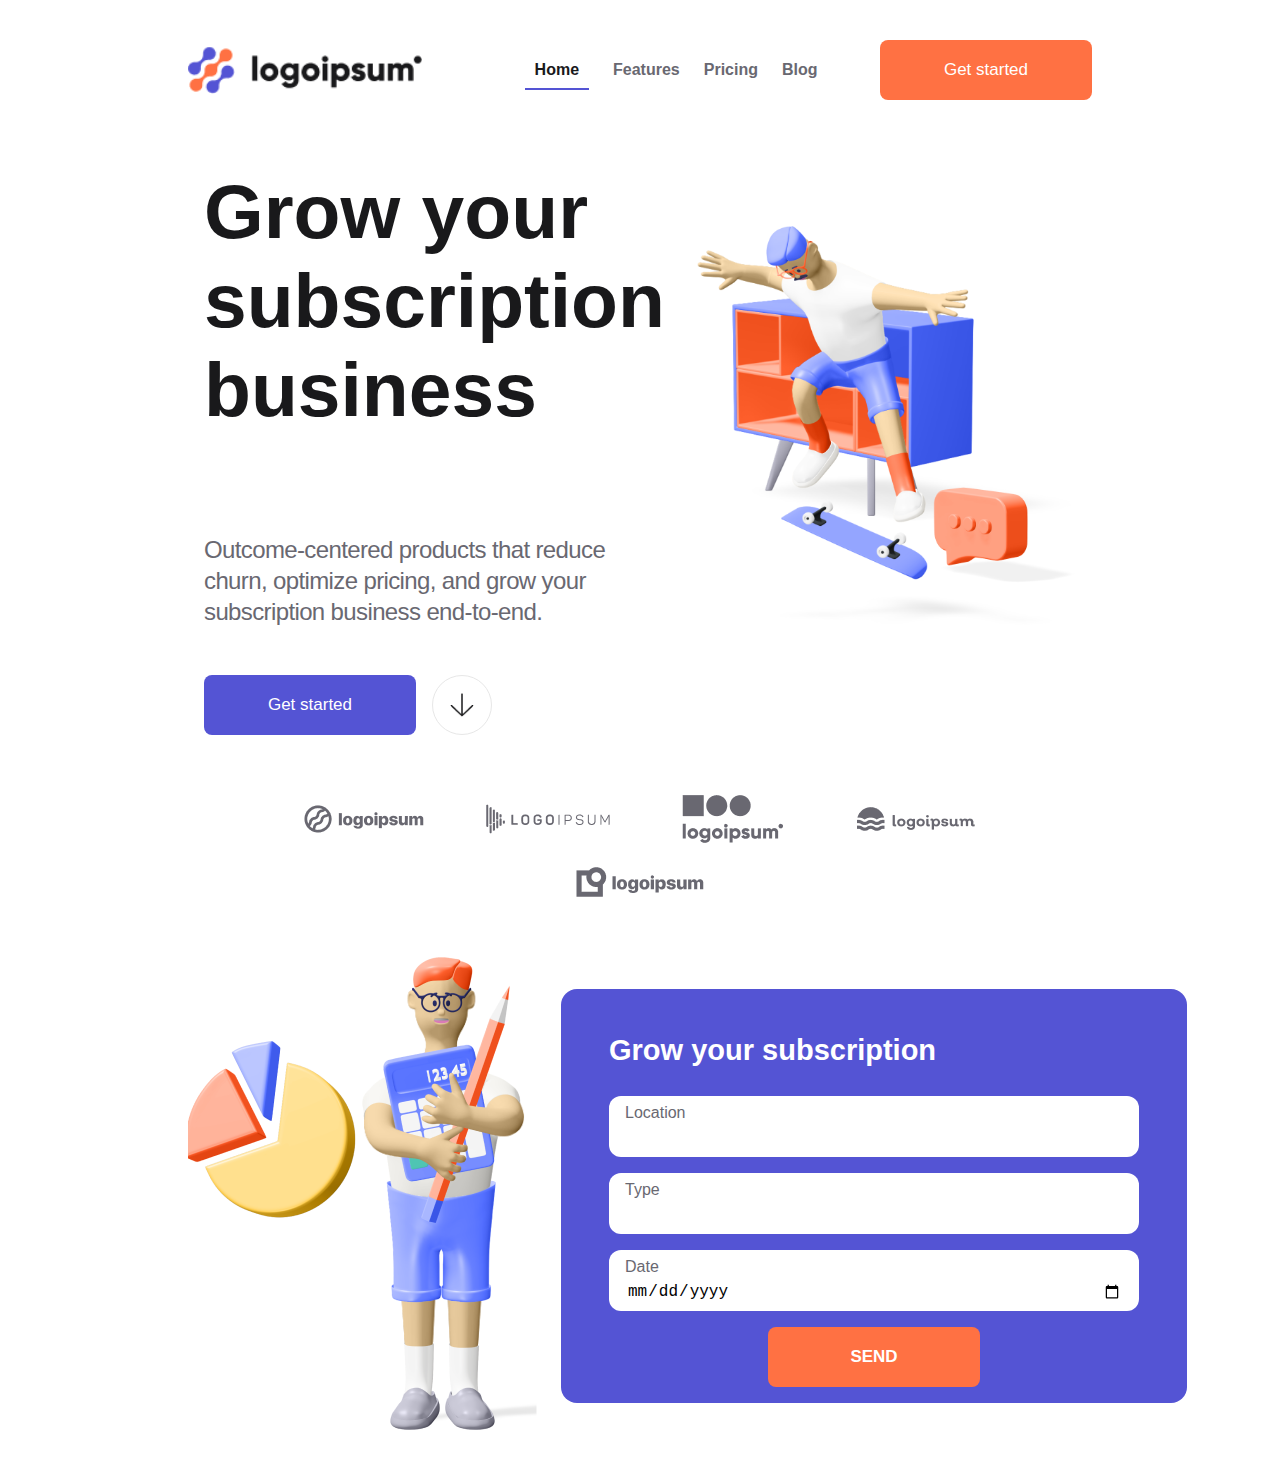
<file: layout_for_beginners/index.html>
<!DOCTYPE html>
<html lang="en">

<head>
    <meta charset="UTF-8">
    <meta name="viewport" content="width=device-width, initial-scale=1.0">
    <title>Document</title>
    <link rel="stylesheet" href="styles.css">
</head>

<body>
    <header class="header">
        <div class="header__container">
            <a href="index.html" class="header__logo">
                <img src="assets/images/main_logo.png" alt="Назва сайту" />
            </a>
            <nav class="header__nav" id="navMenu">
                <ul class="header__menu">
                    <li><a class="header__tab header__tab--active" href="index.html">Home</a></li>
                    <li><a class="header__tab" href="/features">Features</a></li>
                    <li><a class="header__tab" href="/pricing">Pricing</a></li>
                    <li><a class="header__tab" href="/blog">Blog</a></li>
                </ul>
            </nav>
            <button class="header__button" type="button">Get started</button>
            <div id="header__hamburger-icon">
                <div class="header__bar1"></div>
                <div class="header__bar2"></div>
                <div class="header__bar3"></div>
                <ul class="header__mobile-menu">
                    <li><a class="header__tab header__tab--active" href="index.html">Home</a></li>
                    <li><a class="header__tab" href="/features">Features</a></li>
                    <li><a class="header__tab" href="/pricing">Pricing</a></li>
                    <li><a class="header__tab" href="/blog">Blog</a></li>
                </ul>
            </div>
        </div>
    </header>

    <main>
        <section class="hero">
            <div class="hero__content">
                <div class="hero__text">
                    <h1 class="hero__title">Grow your subscription business</h1>
                    <p class="hero__description">Outcome-centered products that reduce churn, optimize pricing, and grow
                        your subscription business end-to-end.</p>
                    <div class="hero__actions">
                        <button class="hero__get-started">Get started</button>
                        <button class="hero__scroll-button">
                            <img src="assets/images/arrow_down.png" alt="Стрілка вниз" class="hero__icon" />
                        </button>
                    </div>
                </div>
                <div class="hero__image">
                    <img src="assets/images/hero.png" alt="hero">
                </div>
            </div>
        </section>

        <section class="partners">
            <div class="partners__content">
                <ul class="partners__list">
                    <li><img src="assets/images/partner_1.png" alt="partner_1"></li>
                    <li><img src="assets/images/partner_2.png" alt="partner_2"></li>
                    <li><img src="assets/images/partner_3.png" alt="partner_3"></li>
                    <li><img src="assets/images/partner_4.png" alt="partner_4"></li>
                    <li><img src="assets/images/partner_5.png" alt="partner_5"></li>
                </ul>
            </div>
        </section>

        <section class="subscription">
            <div class="subscription__content">
                <div class="subscription__image">
                    <img src="assets/images/subscription.png" alt="su">
                </div>
                <div class="subscription__form-wrapper">
                    <form class="subscription__form">
                        <p class="subscription__title">Grow your subscription</p>
                        <div class="subscription__input">
                            <label for="location">Location</label>
                            <input type="text" id="location"required>
                        </div>
                        <div class="subscription__input">
                            <label for="type">Type</label>
                            <input type="text" id="type" required>
                        </div>
                        <div class="subscription__input">
                            <label for="date">Date</label>
                            <input type="date" id="date" required>
                        </div>
                        <button class="subscription__submit" type="submit">SEND</button>
                    </form>
                </div>
            </div>
        </section>
    </main>
    <script src="index.js" type="module"></script>
</body>

</html>
</file>
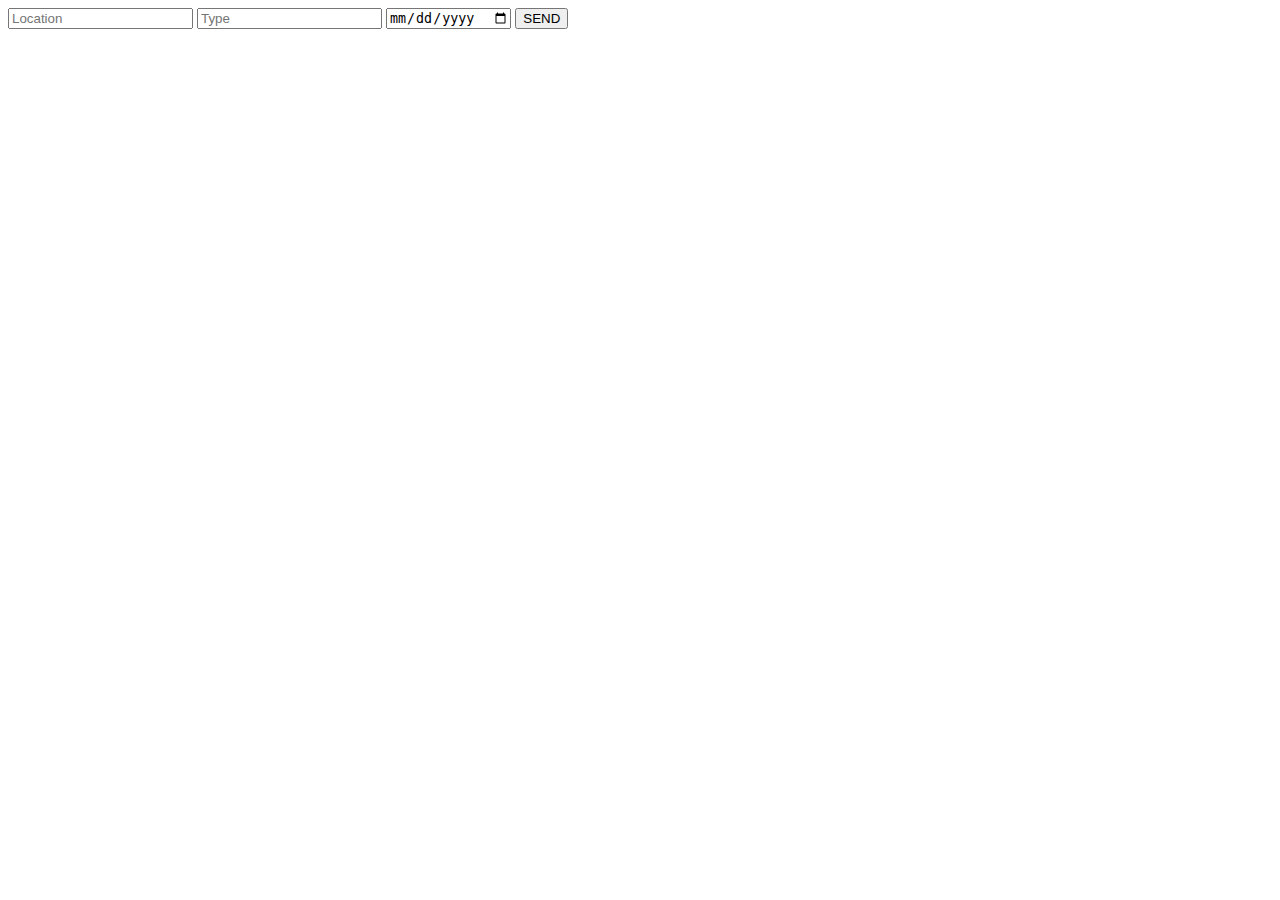
<file: layout_for_beginners/test.html>
<!DOCTYPE html>
<html lang="en">
<head>
<meta charset="UTF-8" />
<title>Test Form</title>
</head>
<body>

<form class="subscription__form">
  <input type="text" required id="location" placeholder="Location" />
  <input type="text" required id="type" placeholder="Type" />
  <input type="date" required id="date" />
  <button type="submit">SEND</button>
</form>

<script>
  const form = document.querySelector('.subscription__form');
  console.log('Form found:', form);

  form.addEventListener('submit', function(e) {
    e.preventDefault();
    console.log('Submit handler called');
    alert('Form submit intercepted!');
  });
</script>

</body>
</html>
</file>
<file: layout_for_beginners/styles.css>
:root {
  --color-primary: #5454D4;
  --color-secondary: #FF7143;
  --color-text-default: #696871;
  --color-text-dark: #19191B;
  --color-background: #ffffff;
  --color-error: red;

  --spacing-xs: 4px;
  --spacing-sm: 8px;
  --spacing-md: 16px;
  --spacing-lg: 24px;
  --spacing-xl: 48px;

  --font-family-base: 'DM Sans', sans-serif;
  --font-size-base: 16px;
  --font-weight-normal: 400;
  --font-weight-semibold: 500;
  --font-weight-bold: 700;

  --border-radius-sm: 6px;
  --border-radius-md: 8px;
  --border-radius-lg: 12px;
}

html {
  font-family: var(--font-family-base);
  background-color: var(--color-background);
  font-size: var(--font-size-base);
  margin: var(--spacing-md);
}

.header {
  padding: var(--spacing-md) 0;
}

.header__container {
  display: flex;
  align-items: center;
  justify-content: space-between;
  width: 100%;
  margin: 0 auto;
  /* padding: 0 var(--spacing-md); */
}

#header__hamburger-icon {
  margin: auto 0;
  display: none;
  cursor: pointer;
}

#header__hamburger-icon div {
  width: 35px;
  height: 3px;
  background-color: black;
  margin: 6px 0;
  transition: 0.4s;
}

.open .header__bar1 {
  -webkit-transform: rotate(-45deg) translate(-6px, 6px);
  transform: rotate(-45deg) translate(-6px, 6px);
}

.open .header__bar2 {
  opacity: 0;
}

.open .header__bar3 {
  -webkit-transform: rotate(45deg) translate(-6px, -8px);
  transform: rotate(45deg) translate(-6px, -8px);
}

.open .header__mobile-menu {
  display: flex;
  flex-direction: column;
  align-items: start;
}

.header__mobile-menu {
  display: none;
  position: absolute;
  top: 50px;
  right: 0;
  margin-top: var(--spacing-xl);
  background-color: var(--color-background);
  padding: var(--spacing-md);
  list-style: none;
  box-shadow: 0 4px 12px rgba(0, 0, 0, 0.3);
}

.header__mobile-menu li {
  padding: 10px;
}

.header__logo img {
  display: block;
  height: 48px;
  width: auto;
}

.header__nav {
  display: flex;
}

.header__menu {
  display: flex;
  list-style: none;
  gap: 24px;
}

.header__tab {
  text-decoration: none;
  color: var(--color-text-default);
  font-weight: var(--font-weight-bold);
}

.header__tab:hover {
  color: #007BFF;
}

.header__tab--active {
  color: var(--color-text-dark);
  padding: 10px;
  border-bottom: 2px solid var(--color-primary);
}

.header__button {
  padding: 8px 16px;
  background-color: var(--color-secondary);
  color: var(--color-background);
  border: none;
  border-radius: var(--border-radius-md);
  height: 60px;
  width: 212px;
  cursor: pointer;
  font-size: 17px;
  font-weight: var(--font-weight-semibold);
}

.hero__content {
  display: flex;
  align-items: center;
  justify-content: space-between;
  max-width: 1200px;
  margin: 0 auto;
  padding: 0 var(--spacing-md);
  gap: 32px;
}

.hero__text {
  flex: 1;
  display: flex;
  flex-direction: column;
  gap: 24px;
}

.hero__title {
  font-weight: var(--font-weight-bold);
  font-size: clamp(2rem, 6vw, 5rem);
  color: var(--color-text-dark);
}

.hero__description {
  font-size: clamp(16px, 2.5vw, 24px);
  color: var(--color-text-default);
  line-height: 1.3;
  letter-spacing: -0.026em;
}

.hero__image {
  flex: 1;
  display: flex;
  justify-content: center;
}

.hero__image img {
  max-width: 100%;
  height: auto;
}

.hero__actions {
  display: flex;
  gap: var(--spacing-md);
  align-items: center;
  justify-content: flex-start;
}

.hero__scroll-button {
  width: 60px;
  height: 60px;
  border: 1px solid #E7E7E7;
  background-color: var(--color-background);
  border-radius: 50%;
  display: flex;
  align-items: center;
  justify-content: center;
  padding: 0;
  cursor: pointer;
}

.hero__icon {
  width: 24px;
  height: 24px;
}

.hero__get-started {
  background-color: var(--color-primary);
  color: var(--color-background);
  border: none;
  border-radius: var(--border-radius-md);
  padding: 8px 16px;
  font-size: 17px;
  height: 60px;
  width: 212px;
  font-weight: var(--font-weight-semibold);
  cursor: pointer;
}

.partners__list {
  display: flex;
  flex-wrap: wrap;
  justify-content: center;
  list-style: none;
  margin: 60px auto;
  gap: 24px;
  padding: 0 var(--spacing-md);
  max-width: 1200px;
}

.partners__list li {
  flex: 0 1 160px;
  display: flex;
  align-items: center;
  justify-content: center;
}

.subscription__content {
  display: flex;
  justify-content: space-between;
  align-items: center;
  gap: 24px;
  flex-direction: row;
}

.subscription__form {
  border-radius: 16px;
  background-color: var(--color-primary);
  padding: 16px 48px;
  display: flex;
  flex-direction: column;
  width: auto;
}

.subscription__input {
  display: flex;
  flex-direction: column;
  background-color: var(--color-background);
  padding: var(--spacing-sm) var(--spacing-md);
  border-radius: var(--border-radius-lg);
  margin-bottom: var(--spacing-md);
}

.subscription__input label {
  margin-bottom: 5px;
  color: var(--color-text-default);
  font-size: 1rem;
  font-weight: var(--font-weight-semibold);
}

.subscription__input input {
  border: 1px solid transparent;
  outline: none;
  border-radius: var(--border-radius-sm);
  font-size: 1rem;
}

.subscription__input input.invalid {
  border-color: var(--color-error);
}

.subscription__title {
  color: var(--color-background);
  font-size: 29px;
  font-weight: var(--font-weight-bold);
}

.subscription__submit {
  align-self: center;
  padding: 8px 16px;
  background-color: var(--color-secondary);
  color: var(--color-background);
  border: none;
  border-radius: var(--border-radius-md);
  height: 60px;
  width: 212px;
  cursor: pointer;
  font-size: 17px;
  font-weight: var(--font-weight-bold);
}

@media (min-width: 1200px) {
  html {
    margin: var(--spacing-md) 180px;
  }

  .subscription__form {
    width: 530px;
  }
}

@media (max-width: 575.98px) {
  .header__logo img {
    height: 36px;
  }

  .partners__list {
    gap: 16px;
    padding: 0 8px;
  }

  .partners__list li {
    flex: 0 1 45%;
    margin-bottom: 16px;
    text-align: center;
  }
}

@media (max-width: 768px) {
  .hero__content {
    flex-direction: column;
  }

  .hero__actions {
    flex-direction: row;
    justify-content: flex-end;
  }

  .hero__image {
    order: -1;
  }

  .subscription__content {
    flex-direction: column;
  }

  .subscription__image img {
    max-width: 100%;
    width: 243px;
    height: auto;
  }

  .header__menu {
    display: none;
  }

  #header__hamburger-icon {
    display: block;
  }

  .partners__list {
    gap: 20px;
    padding: 0 12px;
  }

  .partners__list li {
    flex: 0 1 120px;
  }
}

@media (max-width: 992px) {
  .header__button {
    height: 44px;
    width: auto;
    padding: 6px 12px;
    font-size: 15px;
  }
}
</file>
